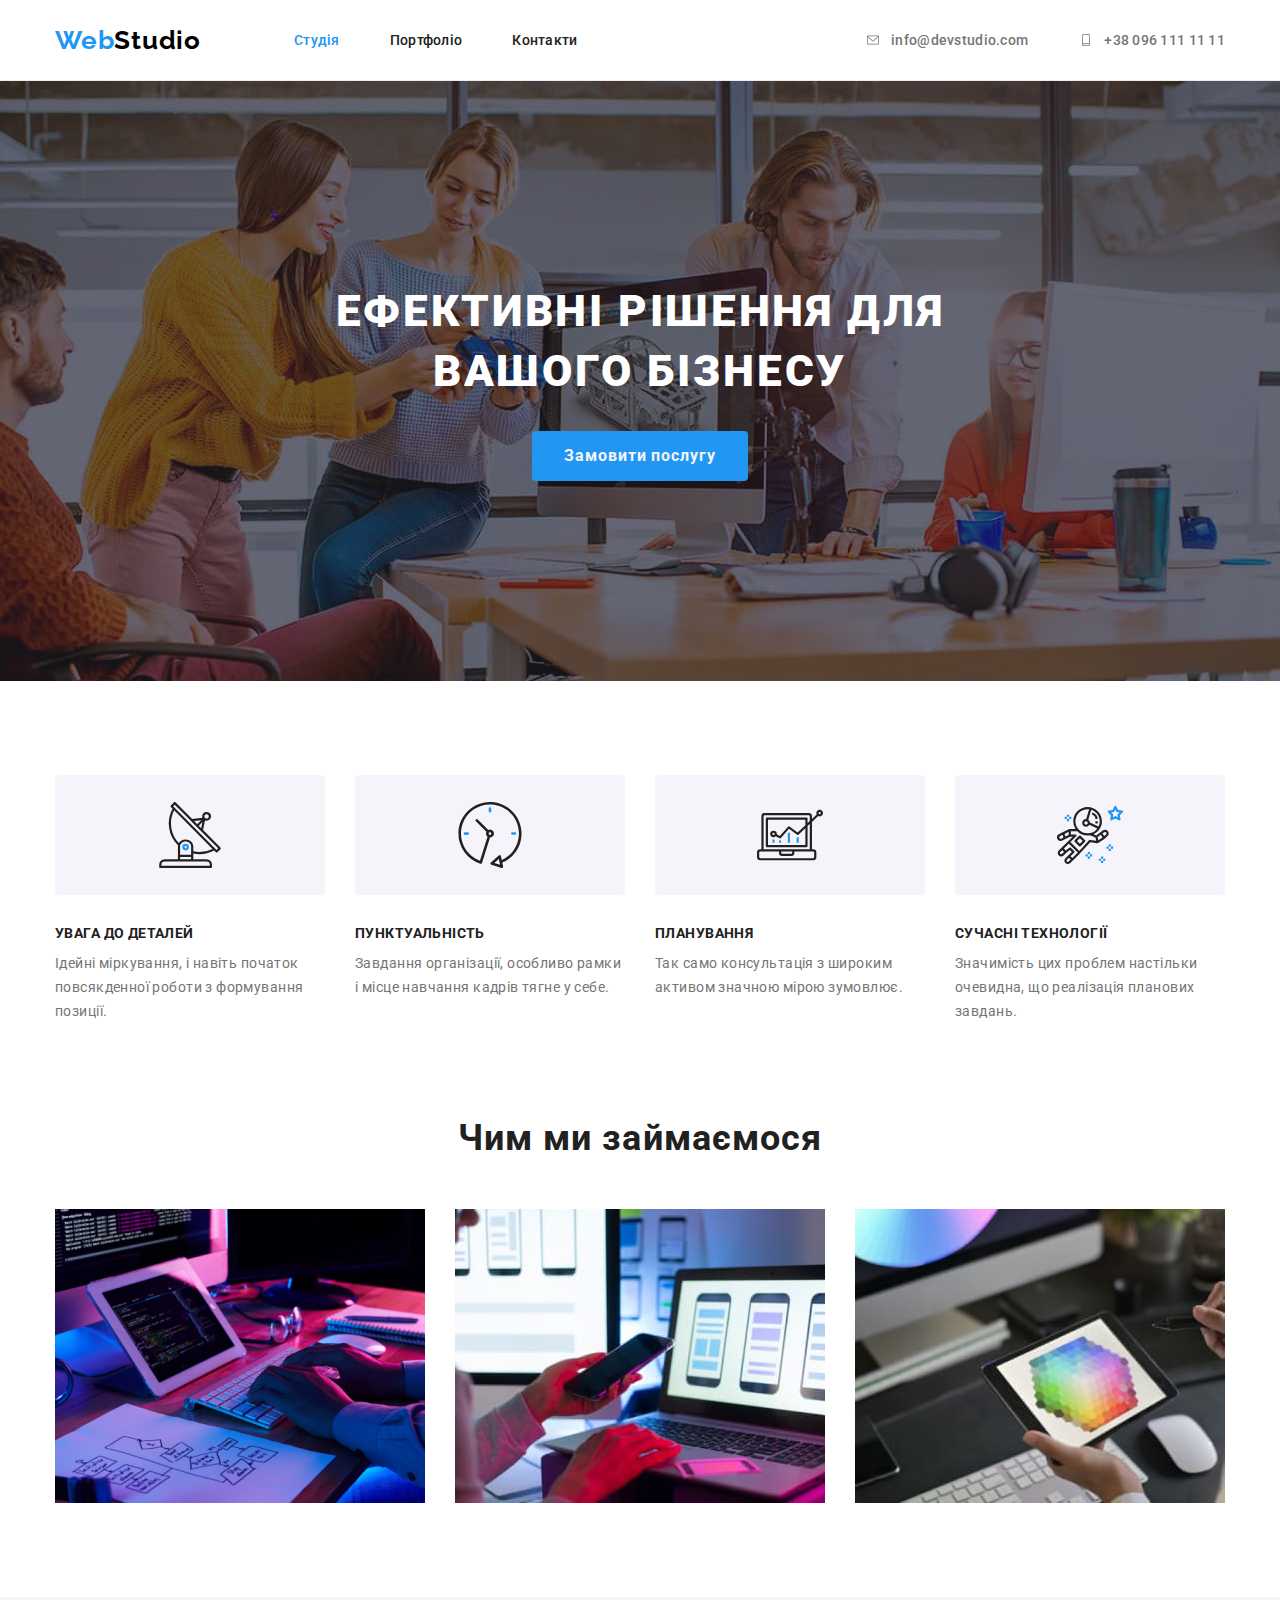
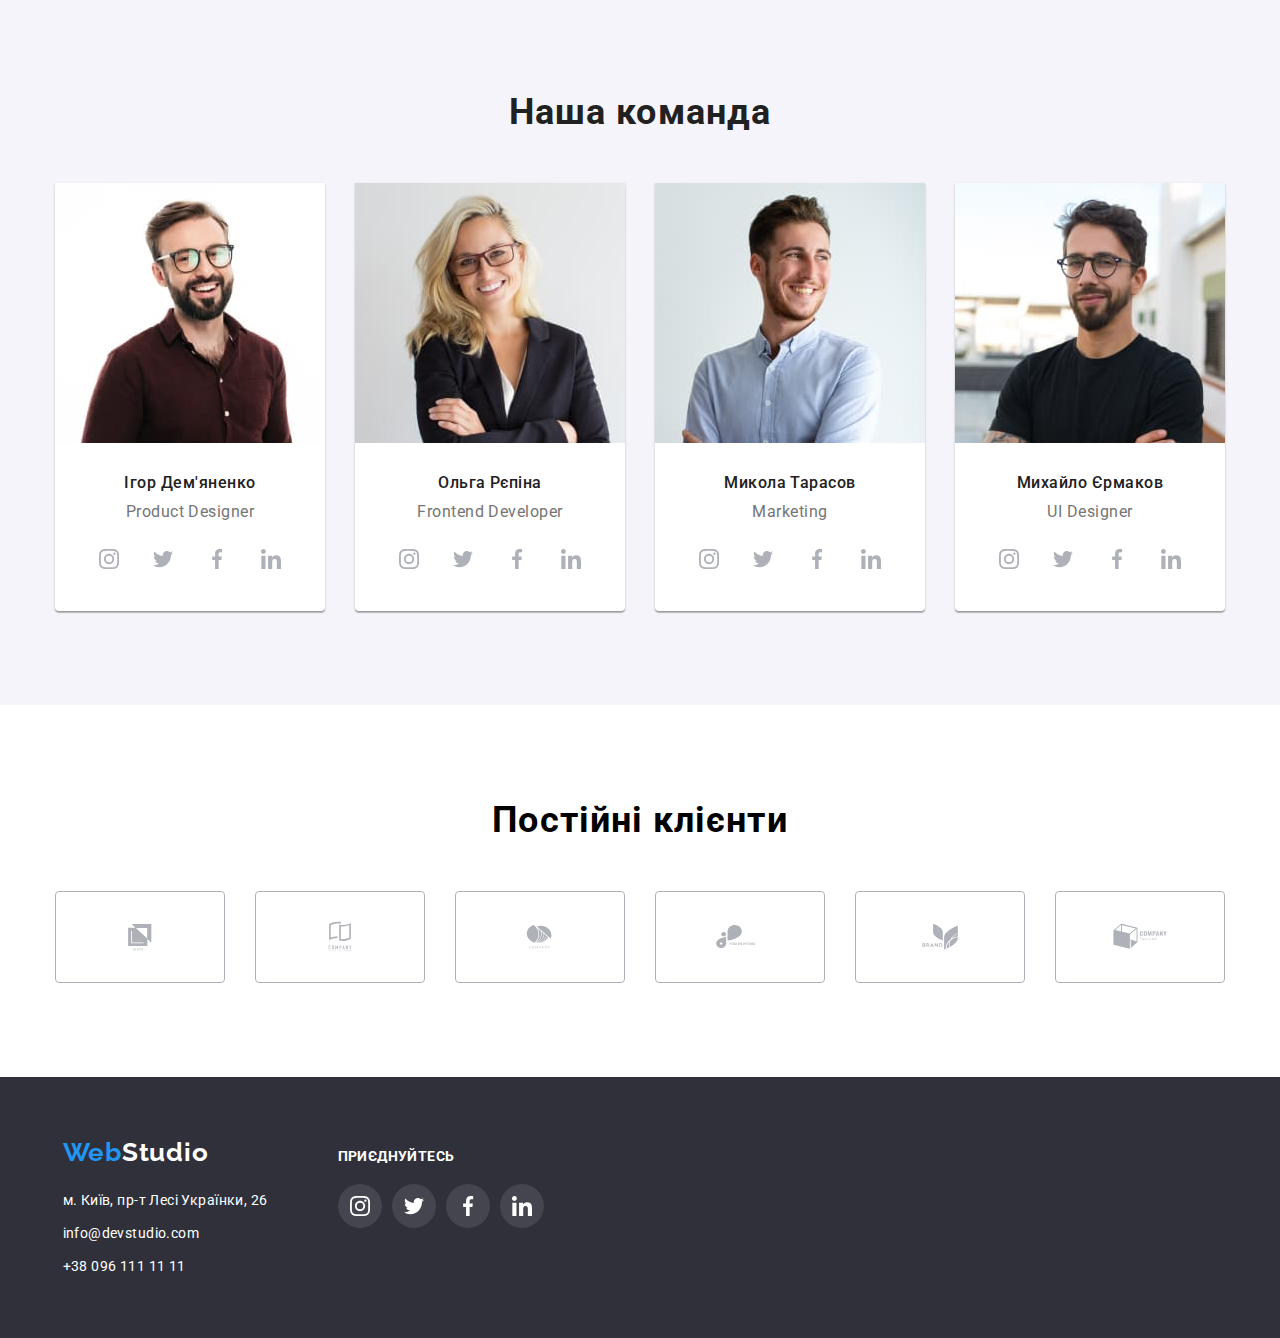
<file: index.html>
<!DOCTYPE html>
<html lang="uk">
<head>
  <meta charset="UTF-8">
  <meta http-equiv="X-UA-Compatible" content="IE=edge">
  <meta name="viewport" content="width=device-width, initial-scale=1.0">
  <title>Document</title>
  <link rel="preconnect" href="https://fonts.googleapis.com">
  <link rel="preconnect" href="https://fonts.gstatic.com" crossorigin>
  <link href="https://fonts.googleapis.com/css2?family=Oleo+Script&family=Raleway:wght@700&family=Roboto:wght@400;500;700;900&display=swap" rel="stylesheet">
  <link rel="stylesheet" href="https://cdnjs.cloudflare.com/ajax/libs/modern-normalize/1.1.0/modern-normalize.min.css">
  <link rel="stylesheet" href="./css/styles.css">
  
</head>
<body>
<header class="header-line">
  <div class=" conteiner site-nav">
    <nav class="site-nav">
      <a lang="en" class="logo" href="./index.html"><span class="logo-accent">Web</span><span class="logo-accent-second">Studio</span></a>
      <ul class=" site-nav list">
        <li class="item"><a href="./index.html" class="link current">Студія</a></li>
        <li class="item"><a href="./portfolio.html" class="link">Портфоліо</a></li>
        <li class="item"><a href="#" class="link">Контакти</a></li>
      </ul>
    </nav>
    <ul class="site-nav list right-position">
      <li class="item">
        <a href="#" class="link-contact">
          <svg class="contact-icon"  width="16" height="12">
            <use href="./images/icons.svg#icon-envelope"></use>
          </svg>info@devstudio.com
        </a>
      </li>
       <li class="item">
         <a href="tel:+380961111111" class="link-contact">
            <svg class="contact-icon" width="16" height="12">
              <use href="./images/icons.svg#icon-smartphone">
              </use>
            </svg>+38 096 111 11 11
          </a>
       </li>
    </ul>
  </div>
</header>
<main>
  <section class="hero overlay">
    <div class="conteiner">
      <h1 class="hero-title">Ефективні рішення для вашого бізнесу</h1>
      <button type="button" class="primary-button">Замовити послугу</button>
    </div>
  </section>

  <section class="section benefits">
    <div class="conteiner">
      <h2 class="visually-hidden">Наші переваги</h2>
      <ul class="list conteiner-benefits">
        <li class="block">
          <div class="benefits-icon">
            <svg width="66" height="70">
              <use href="./images/icons.svg#icon-antenna"></use>
            </svg>
          </div>
          <h3 class="list-of">УВАГА ДО ДЕТАЛЕЙ</h3>
          <p class="description">Ідейні міркування, і навіть початок повсякденної роботи з формування позиції.</p>
        </li>
        <li class="block">
          <div class="benefits-icon"> 
           <svg width="66" height="70">
             <use href="./images/icons.svg#icon-clock"></use>
           </svg>
          </div>
          <h3 class="list-of">ПУНКТУАЛЬНІСТЬ</h3>
          <p class="description">Завдання організації, особливо рамки і місце навчання кадрів тягне у себе.</p>
        </li>
        <li class="block">
          <div class="benefits-icon">
           <svg width="66" height="70">
             <use href="./images/icons.svg#icon-diagram"></use>
           </svg>
          </div>
          <h3 class="list-of">ПЛАНУВАННЯ</h3>
          <p class="description">Так само консультація з широким активом значною мірою зумовлює.</p>
        </li>
        <li class="block">
          <div class="benefits-icon">
           <svg width="66" height="70">
             <use href="./images/icons.svg#icon-astronaut"></use>
           </svg>
          </div>
          <h3 class="list-of">СУЧАСНІ ТЕХНОЛОГІЇ</h3>
          <p class="description">Значимість цих проблем настільки очевидна, що реалізація планових завдань.</p>
        </li>
      </ul>
    </div>
  </section>
  
  <section class="section-work">
    <div class="conteiner">
      <h2 class="section-occupation">Чим ми займаємося</h2>
      <ul class="list occupation">
        <li class="action">
          <img src="./images/box1.jpg" alt="людина працює за комп'ютером" width="370" height="294">
        </li>
        <li class="action">
          <img src="./images/box2.jpg" alt="людина створює версію сайту для телефону" width="370" height="294">
        </li>
        <li class="action">
          <img src="./images/box3.jpg" alt="людина обирає колір зпалітри кольорів" width="370" height="294">
        </li>
      </ul>
    </div>
  </section>
  
  <section class="section-members">
   <div class="conteiner">
      <h2 class="our-team">Наша команда</h2>
      <ul class="list-members">
       <li class="member">
          <img class="img" src="./images/img1.jpg" alt="усміхнений хлопець в окулярах, в бордовій сорочці" width="270" height="260">
          <h3 class="member-name">Ігор Дем'яненко</h3>
          <p class="position">Product Designer</p>
            <ul class="social-links">
              <li >
               <a class="link-icon" href="#">
                 <svg class="social-icon" width="20" height="20">
                   <use href="./images/icons.svg#icon-instagram-2"></use>
                 </svg>
               </a>
              </li>
              <li>
                <a class="link-icon" href="#">
                  <svg class="social-icon" width="20" height="20">
                    <use href="./images/icons.svg#icon-twitter-1"></use>>
                  </svg>
                </a>
              </li>
              <li>
                <a class="link-icon" href="#">
                  <svg class="social-icon" width="20" height="20">
                    <use href="./images/icons.svg#icon-facebook-1"></use>
                  </svg>
                </a>
              </li>
              <li>
                <a class="link-icon" href="#">
                  <svg class="social-icon" width="20" height="20">
                    <use href="./images/icons.svg#icon-linkedin-1"></use>
                  </svg>
                </a>
              </li>
            </ul>
       </li>
       <li class="member">
          <img class="img" src="./images/img2.jpg" alt="усміхнена жінка в чорному жакеті" width="270" height="260">
          <h3 class="member-name">Ольга Рєпіна</h3>
          <p class="position">Frontend Developer</p>
          <ul class="social-links">
              <li>
                <a class="link-icon" href="#">
                  <svg class="social-icon" width="20" height="20">
                    <use href="./images/icons.svg#icon-instagram-2"></use>
                  </svg>
                </a>
              </li>
              <li>
                <a class="link-icon" href="#">
                  <svg class="social-icon" width="20" height="20">
                    <use href="./images/icons.svg#icon-twitter-1"></use>>
                  </svg>
                </a>
              </li>
              <li>
                <a class="link-icon" href="#">
                  <svg class="social-icon" width="20" height="20">
                    <use href="./images/icons.svg#icon-facebook-1"></use>
                  </svg>
                </a>
              </li>
              <li>
                <a class="link-icon" href="#">
                  <svg class="social-icon" width="20" height="20">
                    <use href="./images/icons.svg#icon-linkedin-1"></use>
                  </svg>
                </a>
              </li>
          </ul>
       </li>
       <li class="member">
          <img class="img" src="./images/img3.jpg" alt="молодий чоловік в блакитній сорочці" width="270" height="260">
          <h3 class="member-name">Микола Тарасов</h3>
          <p class="position">Marketing</p>
          <ul class="social-links">
              <li>
                <a class="link-icon" href="#">
                 <svg class="social-icon" width="20" height="20">
                   <use href="./images/icons.svg#icon-instagram-2"></use>
                 </svg>
                </a>    
              </li>
              <li>
                <a class="link-icon" href="#">
                  <svg class="social-icon" width="20" height="20">
                    <use href="./images/icons.svg#icon-twitter-1"></use>>
                  </svg>
                </a>
              </li>
              <li>
                <a class="link-icon" href="#">
                  <svg class="social-icon" width="20" height="20">
                    <use href="./images/icons.svg#icon-facebook-1"></use>
                  </svg>
                </a>
              </li>
              <li>
                <a class="link-icon" href="#">
                  <svg class="social-icon" width="20" height="20">
                    <use href="./images/icons.svg#icon-linkedin-1"></use>
                  </svg>
                </a>
              </li>
            </ul>
       </li>
       <li class="member">
          <img class="img" src="./images/img4.jpg" alt="усміхнений чоловік в чорній футболці" width="270" height="260">
          <h3 class="member-name">Михайло Єрмаков</h3>
          <p class="position">UI Designer</p>
          <ul class="social-links">
            <li>
              <a class="link-icon" href="#">
                <svg class="social-icon" width="20" height="20">
                  <use href="./images/icons.svg#icon-instagram-2"></use>
                </svg>
              </a>
            </li>
            <li>
              <a class="link-icon" href="#">
                <svg class="social-icon" width="20" height="20">
                  <use href="./images/icons.svg#icon-twitter-1"></use>>
                </svg>
              </a>
            </li>
            <li>
              <a class="link-icon" href="#">
                <svg class="social-icon" width="20" height="20">
                  <use href="./images/icons.svg#icon-facebook-1"></use>
                </svg>
              </a>
            </li>
            <li>
              <a class="link-icon" href="#">
                <svg class="social-icon" width="20" height="20">
                  <use href="./images/icons.svg#icon-linkedin-1"></use>
                </svg>
              </a>
            </li>
          </ul>
       </li>
      </ul>
   </div>
  </section>

  <section class="section-clients">
    <div class="conteiner">
      <h2 class="our-clients"> Постійні клієнти</h2>
      <ul class="list-clients">
        <li class="client-logo">
          <a class="link-logo" href="#"> 
           <svg width="106" height="60">
            <use href="./images/icons.svg#icon-Logo"></use>
           </svg>
          </a>
        </li>
        <li class="client-logo">
          <a class="link-logo" href="#">
           <svg width="106" height="60">
            <use href="./images/icons.svg#icon-Logo-1"></use>
           </svg>
          </a>
        </li>
        <li class="client-logo">
          <a class="link-logo" href="#">
           <svg width="106" height="60">
            <use href="./images/icons.svg#icon-Logo-2"></use>
           </svg>
          </a>
        </li>
        <li class="client-logo">
          <a class="link-logo" href="#">
           <svg width="106" height="60">
            <use href="./images/icons.svg#icon-Logo-3"></use>
           </svg>
          </a>
        </li>
        <li class="client-logo">
          <a class="link-logo" href="#">
           <svg width="106" height="60">
            <use href="./images/icons.svg#icon-Logo-4"></use>
           </svg>
          </a>
        </li>
        <li class="client-logo">
          <a class="link-logo" href="#">
           <svg width="106" height="60">
            <use href="./images/icons.svg#icon-Logo-5"></use>
           </svg>
          </a>
        </li>
      </ul>
    </div>

  </section>
  
</main>

<footer class="footer">
    <div class="conteiner">
      <div class="parrent-address">
        <div class="address-content">
          <a lang="en" class="logo-footer" href="./index.html"><span class="logo-footer-accent">Web</span><span
              class="logo-footer-accent-second">Studio<span></a>
          <address class="address">
            <ul class="footer-list">
              <li class=footer-address>
                <a href="https://goo.gl/maps/9u5cawYjL2fReU3x6" target="_blank" rel="noopener noreferrer nofollow"
                  class="contact"> м. Київ, пр-т Лесі Українки, 26</a>
              </li>
              <li class=footer-address><a href="#" class="contact">info@devstudio.com</a></li>
              <li class=footer-address><a href="#" class="contact">+38 096 111 11 11</a></li>
            </ul>
          </address>
        </div>
        <div class="social-networks">
          <h3 class="join-us">ПРИЄДНУЙТЕСЬ</h3>
          <ul class="footer-social-links">
            <li>
             <a class="footer-list-icon" href="#">
               <svg class="footer-link-icon" width="20" height="20">
                 <use href="./images/icons.svg#icon-instagram-2"></use>
               </svg>
             </a>
            </li>
            <li>
             <a class="footer-list-icon" href="#">
               <svg class="footer-link-icon" width="20" height="20">
                 <use href="./images/icons.svg#icon-twitter-1"></use>
               </svg>
             </a>
            </li>
            <li>
             <a class="footer-list-icon" href="#">
               <svg class="footer-link-icon" width="20" height="20">
                 <use href="./images/icons.svg#icon-facebook-1"></use>
               </svg>
             </a>
            </li>
            <li>
             <a class="footer-list-icon" href="#">
               <svg class="footer-link-icon" width="20" height="20">
                 <use href="./images/icons.svg#icon-linkedin-1"></use>
               </svg>
             </a>
            </li>
          </ul>
        </div>
      </div>
     
    </div>

</footer>

</body>
</html>
</file>
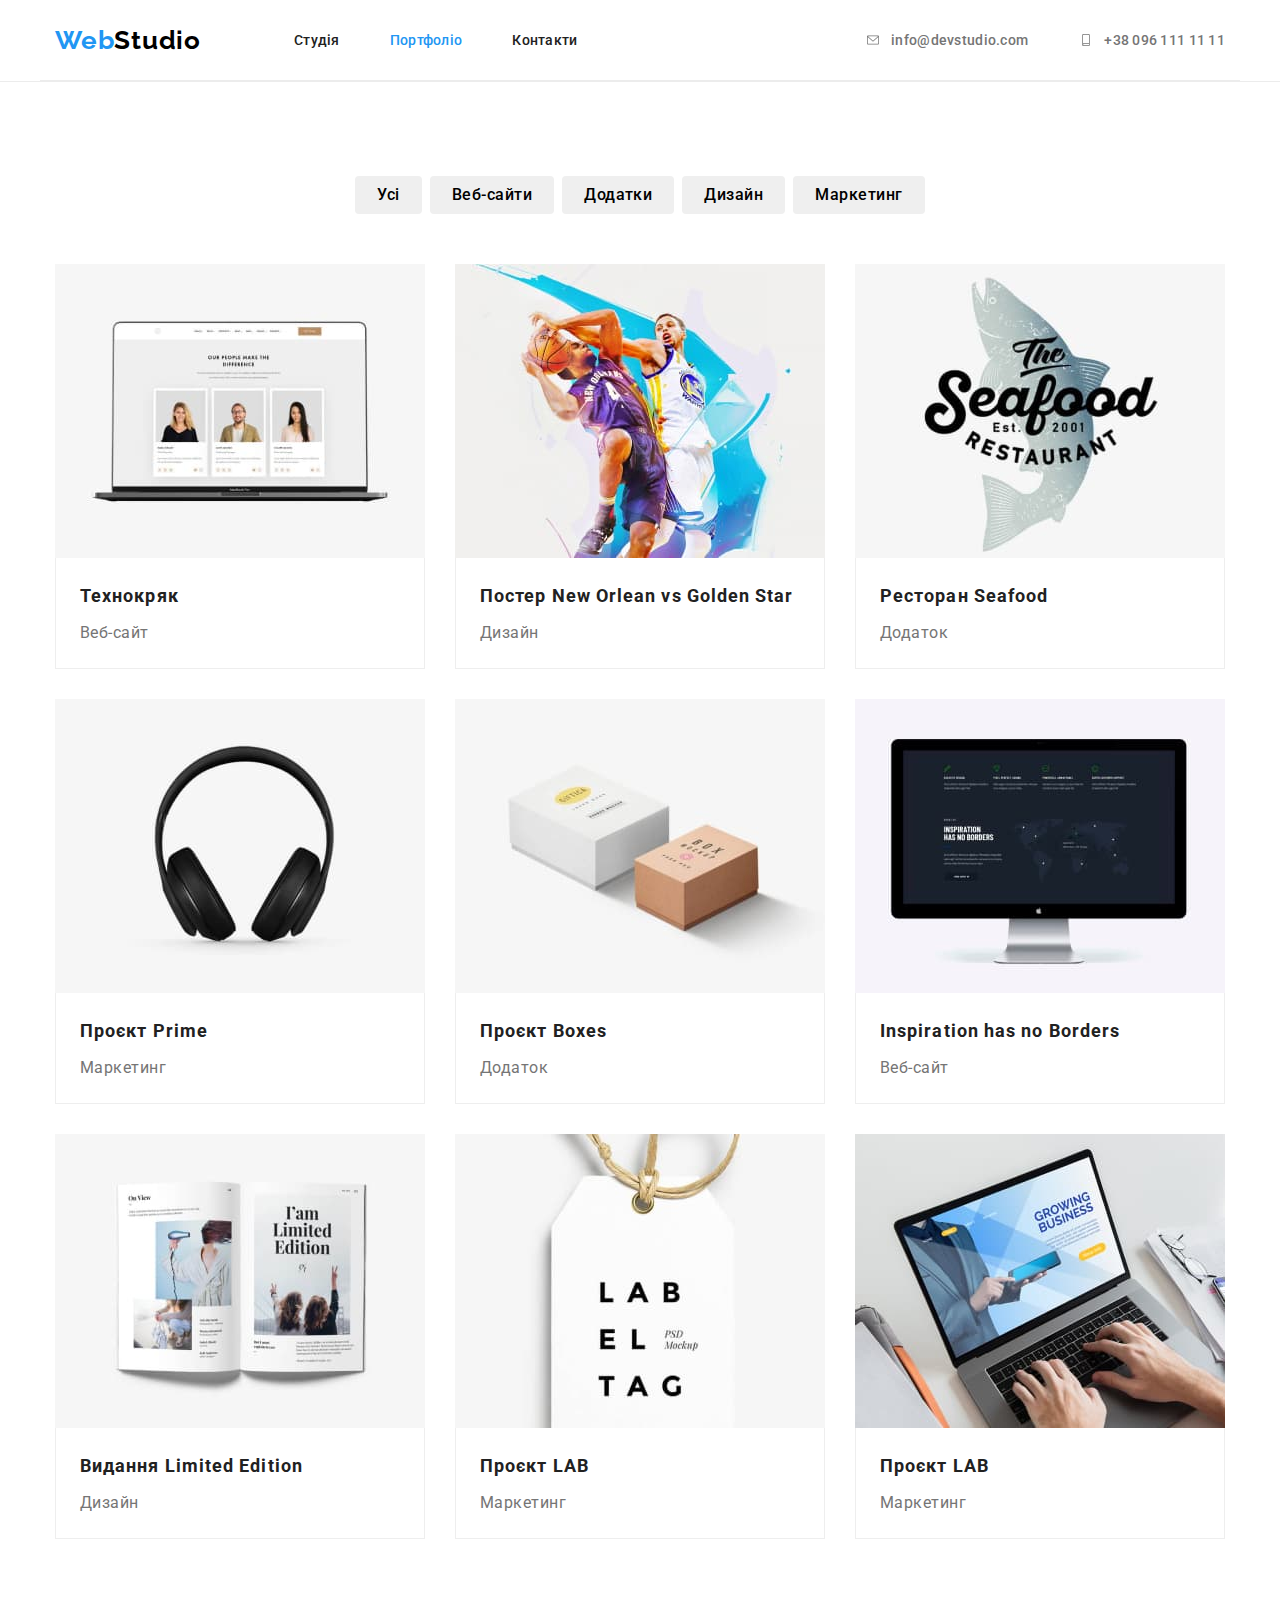
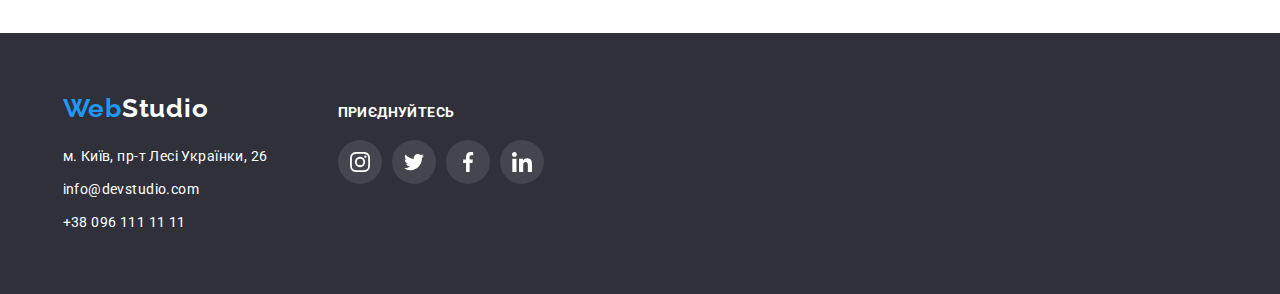
<file: portfolio.html>
<!DOCTYPE html>
<html lang="uk">
<head>
  <meta charset="UTF-8">
  <meta http-equiv="X-UA-Compatible" content="IE=edge">
  <meta name="viewport" content="width=device-width, initial-scale=1.0">
  <title>Document</title>
  <link rel="preconnect" href="https://fonts.googleapis.com">
  <link rel="preconnect" href="https://fonts.gstatic.com" crossorigin>
  <link href="https://fonts.googleapis.com/css2?family=Oleo+Script&family=Raleway:wght@700&family=Roboto:wght@400;500;700;900&display=swap" rel="stylesheet">
  <link rel="stylesheet" href="https://cdnjs.cloudflare.com/ajax/libs/modern-normalize/1.1.0/modern-normalize.min.css">

  <link rel="stylesheet" href="./css/styles.css">
</head>
<body>
<header class="header-line">
  <div class="header-line conteiner site-nav">
    <nav class="site-nav">
      <a lang="en" class="logo" href="./index.html"><span class="logo-accent">Web</span><span
          class="logo-accent-second">Studio</span></a>
      <ul class=" site-nav list">
        <li class="item"><a href="./index.html" class="link">Студія</a></li>
        <li class="item"><a href="./portfolio.html" class="link current">Портфоліо</a></li>
        <li class="item"><a href="#" class="link">Контакти</a></li>
      </ul>
    </nav>
    <ul class="site-nav list right-position">
      <li class="item">
        <a href="#" class="link-contact">
          <svg class="contact-icon" width="16" height="12">
            <use href="./images/icons.svg#icon-envelope"></use>
          </svg>info@devstudio.com
        </a>
      </li>
      <li class="item">
        <a href="tel:+380961111111" class="link-contact">
          <svg class="contact-icon" width="16" height="12">
            <use href="./images/icons.svg#icon-smartphone">
            </use>
          </svg>+38 096 111 11 11
        </a>
      </li>
    </ul>
  </div>

</header>
<main>
  <section class="hero-portfolio">
    <div class="conteiner">
      <h1 class="visually-hidden">Наші роботи</h1>
      <ul class="list our-works">
        <li class="works"> <button type="button" class="button">Усі</button></li>
        <li class="works"> <button type="button" class="button">Веб-сайти</button></li>
        <li class="works"> <button type="button" class="button">Додатки</button></li>
        <li class="works"> <button type="button" class="button">Дизайн</button></li>
        <li class="works"> <button type="button" class="button">Маркетинг</button></li>
      </ul>
      <h2 class="visually-hidden">Зразки проєктів</h2>
      <ul class="project-list">
        <li class="works-sample">
          <a class="link-sample" href="#">
            <img class="pjimg" src="./images/pj1.jpg" alt="відкритий веб-сайт на екрані ноутбука" width="370" height="294">
            <div class="project-description">
              <h3 class="project-name">Технокряк</h3>
              <p class="project-type">Веб-сайт</p>
            </div>
          </a>
        </li>
        <li class="works-sample">
          <a class="link-sample" href="#">
           <img class="pjimg" src="./images/pj2.jpg" alt="два баскетболісти грають баскетбол" width="370" height="294">
           <div class="project-description">
             <h3 class="project-name">Постер New Orlean vs Golden Star</h3>
             <p class="project-type">Дизайн</p>
           </div>
          </a>
        </li>
        <li class="works-sample">
          <a class="link-sample" href="#">
            <img class="pjimg" src="./images/pj3.jpg" alt="логотип ресторану" width="370" height="294">
            <div class="project-description">
              <h3 class="project-name">Ресторан Seafood</h3>
              <p class="project-type">Додаток</p>
            </div>
          </a>
        </li>
        <li class="works-sample">
          <a class="link-sample" href="#">
           <img class="pjimg" src="./images/pj4.jpg" alt="чорні великі навушники для прослуховування музики" width="370"
            height="294">
           <div class="project-description">
             <h3 class="project-name">Проєкт Prime</h3>
             <p class="project-type">Маркетинг</p>
           </div>
          </a>    
        </li>
        <li class="works-sample">
          <a class="link-sample" href="#">
           <img class="pjimg" src="./images/pj5.jpg" alt="дві коробки" width="370" height="294">
           <div class="project-description">
             <h3 class="project-name">Проєкт Boxes</h3>
             <p class="project-type">Додаток</p>
           </div>
          </a>
        </li>
        <li class="works-sample">
          <a class="link-sample" href="#">
           <img class="pjimg" src="./images/pj6.jpg" alt="монітор комп'ютера" width="370" height="294">
           <div class="project-description">
             <h3 class="project-name">Inspiration has no Borders</h3>
             <p class="project-type">Веб-сайт</p>
           </div>
          </a>
        </li>
        <li class="works-sample">
          <a class="link-sample" href="#">
           <img class="pjimg" src="./images/pj7.jpg" alt="розкритий глянцевий журнал" width="370" height="294">
           <div class="project-description">
             <h3 class="project-name">Видання Limited Edition</h3>
             <p class="project-type">Дизайн</p>
           </div>
          </a>
        </li>
        <li class="works-sample">
          <a class="link-sample" href="#">
            <img class="pjimg" src="./images/pj8.jpg" alt="бірка" width="370" height="294">
            <div class="project-description">
              <h3 class="project-name">Проєкт LAB</h3>
              <p class="project-type">Маркетинг</p>
            </div>
          </a>
        </li>
        <li class="works-sample">
          <a class="link-sample" href="#">
            <img class="pjimg" src="./images/pj9.jpg" alt="ноутбук" width="370" height="294">
            <div class="project-description">
              <h3 class="project-name">Проєкт LAB</h3>
              <p class="project-type">Маркетинг</p>
            </div>
          </a>
        </li>
      </ul>    
   </div>
  </section>   
  
</main>
<footer class="footer">
  <div class="conteiner">
    <div class="parrent-address">
      <div class="address-content">
        <a lang="en" class="logo-footer" href="./index.html"><span class="logo-footer-accent">Web</span><span
            class="logo-footer-accent-second">Studio<span></a>
        <address class="address">
          <ul class="footer-list">
            <li class=footer-address>
              <a href="https://goo.gl/maps/9u5cawYjL2fReU3x6" target="_blank" rel="noopener noreferrer nofollow"
                class="contact"> м. Київ, пр-т Лесі Українки, 26</a>
            </li>
            <li class=footer-address><a href="#" class="contact">info@devstudio.com</a></li>
            <li class=footer-address><a href="#" class="contact">+38 096 111 11 11</a></li>
          </ul>
        </address>
      </div>
      <div class="social-networks">
        <h3 class="join-us">ПРИЄДНУЙТЕСЬ</h3>
        <ul class="footer-social-links">
          <li>
            <a class="footer-list-icon" href="#">
              <svg class="footer-link-icon" width="20" height="20">
                <use href="./images/icons.svg#icon-instagram-2"></use>
              </svg>
           </a>
          </li>
          <li>
           <a class="footer-list-icon" href="#">
              <svg class="footer-link-icon" width="20" height="20">
                <use href="./images/icons.svg#icon-twitter-1"></use>
             </svg>
           </a>
         </li>
         <li>
           <a class="footer-list-icon" href="#">
             <svg class="footer-link-icon" width="20" height="20">
               <use href="./images/icons.svg#icon-facebook-1"></use>
             </svg>
           </a>
         </li>
         <li>
           <a class="footer-list-icon" href="#">
             <svg class="footer-link-icon" width="20" height="20">
               <use href="./images/icons.svg#icon-linkedin-1"></use>
             </svg>
           </a>
         </li>
       </ul>
      </div>
    </div>

  </div>

</footer>
</body>
</html>
</file>
<file: css/styles.css>
:root{
  --primary-text-color:#757575;
  --title-text-color: #212121;
  --accent-color: #2196f3;
  --primary-background-color:#ffffff;
  --background-color: #f5f4fa;
  --text-color:#ffffff;
  --border-color: #ececec; 
  --border-color-secondary:#eeeeee;
  --icon-color: #AFB1B8; 



}
html{
  box-sizing: border-box;
}
*,
*::before,
*::after{
  box-sizing: inherit;
}

body{
  background-color: var(--primary-background-color)
  color: var(--primary-text-color);
  font-family: "Roboto" , sans-serif
}

/*Хедер*/
.header-line{
  margin-left: auto;
  margin-right: auto;
  border-bottom: 1px solid var(--border-color);
}
.conteiner{
  margin: auto;
  width: 1200px;
  padding-left: 15px;
  padding-right: 15px;
}
.logo{
  display: block;
  padding-top: 24px;
  padding-bottom: 24px;
  margin-right: 93px;
  text-decoration: none;

}
.logo-accent{
  color:var(--accent-color);
  font-family: "Raleway", sans-serif;
  font-weight: 700;
  font-size: 26px;
  line-height: 31px;
  letter-spacing: 0.03em;
}
.logo-accent-second{
  color:#000000;
  font-family: "Raleway", sans-serif;
  font-weight: 700;
  font-size: 26px;
  line-height: 31px;
  letter-spacing: 0.03em;
}
.list{
  list-style: none;
  padding: 0;
  background-color: var(--primary-background-color);
}
h1,
h2,
h3,
h4,
h5,
h6,
p,
ul{
  margin: 0;
  padding: 0;
}


/*site-nav list*/
.site-nav {
  display: flex;
  align-items: center;
}

.site-nav .item+.item {
  margin-left: 50px;
}
.right-position{
  margin-left: auto;
}
.site-nav .link{
  color: var(--title-text-color);
  font-family: inherit;
  font-weight: 500;
  font-size: 14px;
  line-height: 16px;
  letter-spacing: 0.02em;
  text-decoration: none;
}
.site-nav .link:hover, 
.site-nav .link:focus{
  color: var(--accent-color);
}
.site-nav .link.current{
  color: var(--accent-color);
}
.site-nav .link{
  display: block;
  padding-top: 32px;
  padding-bottom: 32px;
}
.link-contact{
  display: flex;
  align-items: center;
  gap: 10px;
  padding-top: 32px;
  padding-bottom: 32px;
  color: var(--primary-text-color);
  font-family: "Roboto";
  font-weight: 500;
  font-size: 14px;
  line-height: 16px;
  letter-spacing: 0.02em;
  text-decoration: none;
}
.link-contact:hover{
  color: var(--accent-color);
  
}
.link-contact:hover .contact-icon,
.link-contact:focus .contact-icon{
  fill: var(--accent-color);
}
.contact-icon{
  display: flex;
  align-items: center;
  width: 16px;
  height: 12px;
  fill: var(--primary-text-color);
}

/*Main*/
  
.hero{
  text-align: center;
  background-color: #2F303A;
  padding-bottom: 200px;
  padding-top: 200px;
}
.overlay{
  max-width: 1600px;
  height: 600px;
  margin-left: auto;
  margin-right: auto;
  background-image: linear-gradient(to right, rgba(47, 48, 58, 0.4), rgba(47, 48, 58, 0.4)), url(../images/hero.jpg);
  background-size: cover;
  background-repeat: no-repeat;
  background-position: center;
}
.hero-title{
  margin-left: auto;
  margin-right: auto;
  margin-bottom: 30px;
  width: 696px;
  color: var(--text-color);
  font-family: "Roboto";
  font-weight: 900;
  font-size: 44px;
  line-height: 60px;  
  letter-spacing: 0.06em;
  text-transform: uppercase;
}
.primary-button{
  display: inline-block;
  padding: 10px 32px;
  border: none;
  border-radius: 4px;
  text-align: center;
  color: var(--background-color);
  background-color: var(--accent-color);
  font-family: inherit;
  font-weight: 700;
  font-size: 16px;
  line-height: 30px;
  letter-spacing: 0.06em;
  cursor: pointer;
  text-decoration: none;
}
.primary-button:hover,
.primary-button:focus {
  color: var(--background-color);
  background-color: #188ce8;
}

.visually-hidden {
  position: absolute;
  white-space: nowrap;
  width: 1px;
  height: 1px;
  overflow: hidden;
  border: 0;
  padding: 0;
  clip: rect(0 0 0 0);
  clip-path: inset(50%);
  margin: -1px;
}
.benefits{
  padding-bottom: 94px;
  padding-top: 94px;
  padding-left: 0;
  padding-right: 0;
}
.conteiner-benefits{
  display: flex;
}
.conteiner-benefits .block+.block{
  margin-left: 30px;
}
.benefits-icon{
  display: flex;
  align-items:center;
  justify-content: center;
  width: 270px;
  height: 120px;
  border-radius: 4px;
  background-color: var(--background-color);
  margin-bottom: 30px;
}

.list-of{
  margin-bottom: 10px;
  width: 270px;
  color: var(--title-text-color);
  background-color: var(--primary-background-color);
  font-weight: 700;
  font-size: 14px;
  line-height: 16px;
  letter-spacing: 0.03em;
  text-transform: uppercase
}
.description{
  width: 270px;
  font-weight: 400;
  font-size: 14px;
  line-height: 24px;
  letter-spacing: 0.03em;
  color: var(--primary-text-color)
}
.section-work{
  padding: 0;
  padding-bottom: 94px;
}
.section-occupation{
  margin-bottom: 50px;
  text-align: center;
  color:var(--title-text-color);
  font-weight: 700;
  font-size: 36px;
  line-height: 42px;
  letter-spacing: 0.03em;
}
.occupation{
  display: flex;
}
.action+.action{
  margin-left: 30px;
}
.section-members{
  padding-top: 94px;
  padding-bottom: 94px;
  background-color: var(--background-color);
}
.our-team{
  margin-bottom: 50px;
  text-align: center;
  color: var(--title-text-color);
  font-weight: 700;
  font-size: 36px;
  line-height: 42px;
  letter-spacing: 0.03em;
}
.list-members{
  display: flex;
  padding:0;
  list-style: none;
}
.list-members .member+.member {
  margin-left: 30px;
}
.member{
  box-shadow: 0px 1px 3px rgba(0, 0, 0, 0.12), 0px 1px 1px rgba(0, 0, 0, 0.14), 0px 2px 1px rgba(0, 0, 0, 0.2);
  border-radius: 0px 0px 4px 4px;
  background-color: var(--primary-background-color);
}
img {
  display: block;
  max-width: 100%;
  height: auto;
}
.member-name{
  text-align: center;
  margin-bottom: 10px;
  color: var(--title-text-color);
  padding-top: 30px;
  font-weight: 500;
  font-size: 16px;
  line-height: 19px;
  letter-spacing: 0.03em;
}
.position{
  text-align: center;
  margin-bottom: 16px;
  color:var(--primary-text-color);
  font-weight: 400;
  font-size: 16px;
  line-height: 19px;
  letter-spacing: 0.03em;
}
.social-links{
  display: flex;
  list-style-type: none;
  align-items: center;
  justify-content: center;
  gap: 10px;
  padding-bottom: 30px;
}

.link-icon{
  display: flex;
  align-items: center;
  justify-content: center;
  border: 0;
  border-radius: 50%;
  width: 44px;
  height: 44px;
  background-color: var(--primary-background-color);
  color: var(--icon-color);
}

.link-icon:hover,
.link-icon:focus{
  background-color: var(--accent-color);
}
.link-icon:hover .social-icon,
.link-icon:focus .social-icon {
  background-color: var(--accent-color);
  fill: var(--text-color);
}
.social-icon {
  fill: var(--icon-color);
}
/*Логотипи клієнтів*/
.section-clients{
  padding-top: 94px;
  padding-bottom: 94px;
}
.our-clients{
  display: flex;
  justify-content: center;
  text-align: center;
  margin-bottom: 50px;
  font-weight: 700;
  font-size: 36px;
  line-height: 42px;
  letter-spacing: 0.03em
}
.list-clients {
  display: flex;
  padding: 0;
  gap: 30px;
  list-style: none;
}
.link-logo{
  display: flex;
  justify-content: center;
  align-items: center;
  cursor: pointer;
  text-decoration: none;
  width: 170px;
  height: 92px;
  border: 1px solid var(--icon-color);
  border-radius: 4px;
  fill: var(--icon-color);
}
.link-logo:hover,
.link-logo:focus{
  fill: var(--accent-color);
  border-color: var(--accent-color)
}
.link-logo:hover .client-logo,
.link-logo:focus .client-logo{
  border-color: var(--accent-color)
}

/*Футер*/
.footer{
  background-color: #2F303A;
  padding-top: 60px;
  padding-bottom: 60px;
  padding-left: 15px;
}
.logo-footer{
  display: inline-block;
  margin-bottom: 20px;
  text-decoration: none;
}
.logo-footer-accent{
  color: var(--accent-color);
  font-family: "Raleway", sans-serif;
  font-weight: 700;
  font-size: 26px;
  line-height: 31px;
  letter-spacing: 0.03em;

}
.logo-footer-accent-second{
  color: var(--text-color);
  font-family: "Raleway", sans-serif;
  font-weight: 700;
  font-size: 26px;
  line-height: 31px;
  letter-spacing: 0.03em;
}
.address{
  font-style: normal;
}
.footer-list{
  list-style: none;
}
.footer-address {
  margin-bottom: 9px;
}
.footer-address:last-child {
  margin: 0;
}
/*позиціонування футера*/

.parrent-address{
  display: flex;
  align-items: baseline;
}
.address-content{
  margin-right: 70px;
}

/*соцмережі футера*/
.join-us{
  display: flex;
  margin-bottom: 20px;
  font-weight: 700;
  font-size: 14px;
  line-height: 16px;
  letter-spacing: 0.03em;
  color: var(--text-color);
}
.footer-social-links {
  display: flex;
  list-style: none;
  align-items: center;
  justify-content: center;
  gap: 10px;
}

.footer-list-icon {
  display: flex;
  align-items: center;
  justify-content: center;
  border: 0;
  border-radius: 50%;
  width: 44px;
  height: 44px;
  background-color: rgba(255, 255, 255, 0.1);
}

.footer-list-icon:hover,
.footer-list-icon:focus {
  background-color: var(--accent-color);
}

.footer-list-icon:hover .footer-link-icon,
.footer-list-icon:focus .footer-link-icon {
  background-color: var(--accent-color);
  fill: var(--text-color);
}

.footer-link-icon {
  fill: var(--text-color);
}
.contact{
  color: var(--text-color);
  font-family: inherit;
  font-weight: 400;
  font-size: 14px;
  line-height: 24px;
  letter-spacing: 0.03em;
  text-decoration: none;
}
.contact:hover,
.contact:focus{
  color: var(--accent-color)
}
.contact-rgba{
  color: rgba(255, 255, 255, 0.6);
}
.hero-portfolio{
  list-style: none;
  background-color: var(--primary-background-color);
  color: var(--title-text-color);
  padding-top: 94px;
  padding-bottom: 94px;
}
.our-works{
  display: flex;
  text-align: center;
  justify-content: center;
  margin-bottom: 50px;
}
.works+.works{
  margin-left: 8px;
}
.button{
  display: inline-block;
  padding: 6px 22px;
  border: none;
  border-radius: 4px;
  align-items: center;
  font-family: inherit;
  cursor: pointer;
  font-weight: 500;
  font-size: 16px;
  line-height: 26px;
  letter-spacing: 0.03em;
}
.button:hover,
.button:focus{
  background-color: var(--accent-color);
  color: var(--text-color);
  box-shadow: 0px 3px 1px rgba(0, 0, 0, 0.1), 0px 1px 2px rgba(0, 0, 0, 0.08), 0px 2px 2px rgba(0, 0, 0, 0.12);
}
/*projects*/
.project-description{
  padding: 20px 24px;
  border-left: 1px solid var(--border-color-secondary);
  border-right: 1px solid var(--border-color-secondary);
  border-bottom: 1px solid var(--border-color-secondary);
}
.project-list{
  list-style: none;
  flex-wrap: wrap;
  display: flex;
  padding: 0;
}
.works-sample{
  width:370px;
  margin-right:30px;
  margin-bottom: 30px;
}
.works-sample:nth-child(3n){
  margin-right: 0;
}
.works-sample:nth-last-child(-n+3){
  margin-bottom: 0;
}
.link-sample{
 display: block;
 text-decoration: none;
}
.link-sample:hover,
.link-sample:focus{
  box-shadow:0px 1px 1px rgba(0, 0, 0, 0.12),
  0px 4px 4px rgba(0, 0, 0, 0.06),
  1px 4px 6px rgba(0, 0, 0, 0.16);
}


.project-name{
  margin-bottom: 4px;
  color: var(--title-text-color);
  font-weight: 700;
  font-size: 18px;
  line-height: 36px;
  letter-spacing: 0.06em;
}
.project-type{
  color: var(--primary-text-color);
  font-weight: 400;
  font-size: 16px;
  line-height: 30px;
  letter-spacing: 0.03em;
}
</file>
